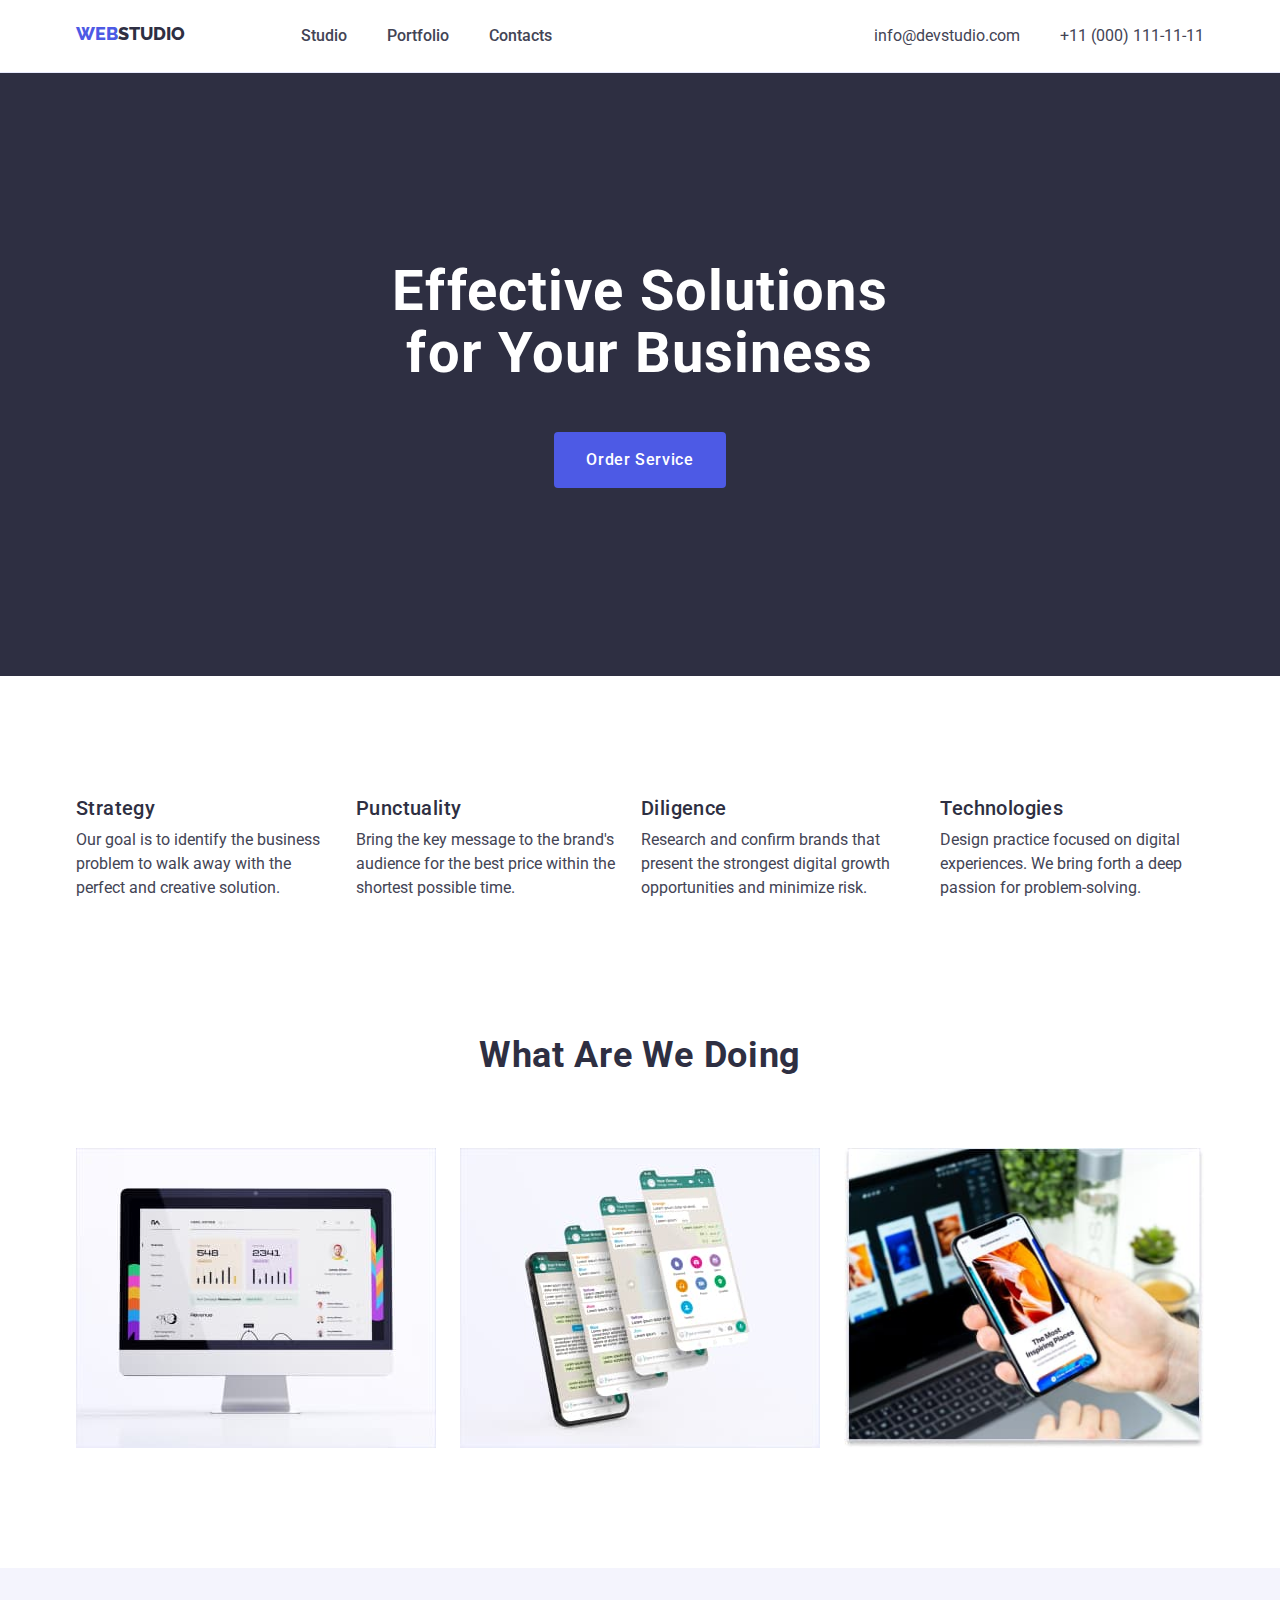
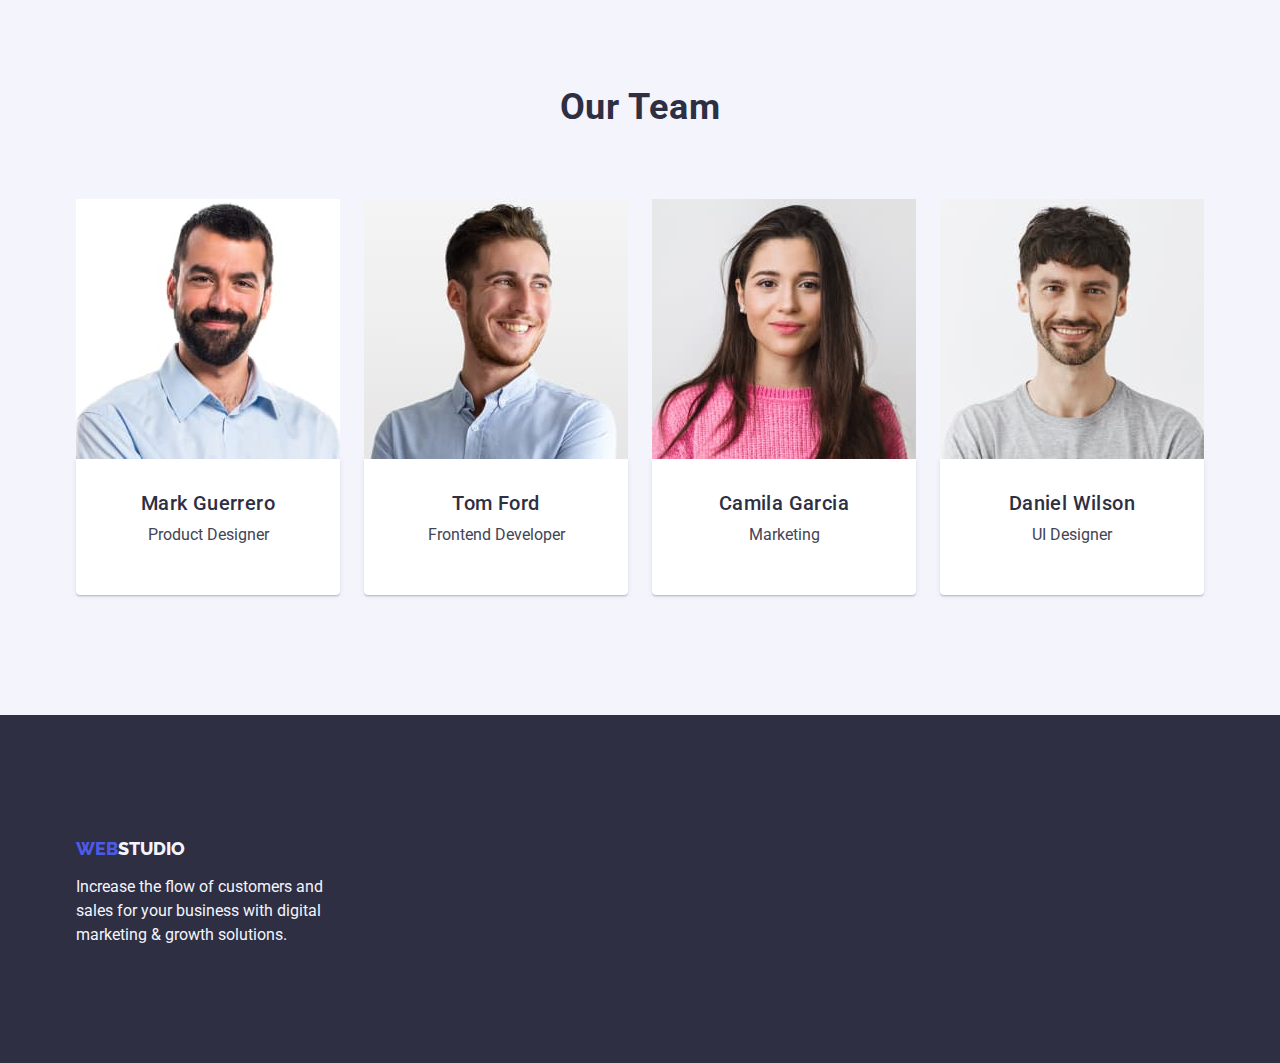
<file: index.html>
<!DOCTYPE html>
<html lang="en">
<head>
    <meta charset="UTF-8">
    <meta name="viewport" content="width=device-width, initial-scale=1.0">
    <title>WebStudio</title>
    <link href="https://cdn.jsdelivr.net/npm/modern-normalize@2.0.0/modern-normalize.min.css" rel="stylesheet">
    <link rel="stylesheet" href="./css/styles.css" />
    <link href="https://fonts.googleapis.com/css2?family=Raleway:wght@800&family=Roboto:wght@400;500;700;900&display=swap" rel="stylesheet">
</head>
<body>
    <header class="border-header">
    <div class="container header-wrapper">
        <nav class="align-nav">
            <a class="logo wrapper-logo-top" href="index.html"><span class="highlight">Web</span>studio</a>
            <ul class="menu">
                <li><a class="link" href="index.html">Studio</a></li>
                <li><a class="link" href="./portfolio.html">Portfolio</a></li>
                <li><a class="link" href="/">Contacts</a></li>
            </ul>
        </nav>
        <address class="contacts-block">
            <ul class="wrapper-contacts">
                <li><a class="link" href="mailto:info@devstudio.com">info@devstudio.com</a></li>
                <li class="wrapper-address"><a class="link" href="tel:+11(000)111-11-11">+11 (000) 111-11-11</a></li>
            </ul>
        </address>
    </div>
    </header>
    <main>
        <section class="hero">
            <div class="container">
            <h1 class="title">Effective Solutions for Your Business</h1>
            <button type="button" class="btn-white">Order Service</button>
        </div>
        </section>
        <section class="section">
        <div class="container">
            <h2 class="visually-hidden">Value</h2>
            <ul class="wrapper-value">
                <li>
                <h3 class="header-list">Strategy</h3>
                <p>Our goal is to identify the business problem to walk away with the perfect and creative solution.
                </p>
                </li>
                <li>
                <h3 class="header-list">Punctuality</h3>
                <p>Bring the key message to the brand's audience for the best price within the shortest possible time.
                </p>
                </li>
                <li>
                <h3 class="header-list">Diligence</h3>
                <p>Research and confirm brands that present the strongest digital growth opportunities and minimize risk.</p>
                </li>
                <li>
                <h3 class="header-list">Technologies</h3>
                <p>Design practice focused on digital experiences. We bring forth a deep passion for problem-solving.
                </p>
                </li>
            </ul>
        </div>
        </section>
        <section>
            <div class="container">
            <h2 class="header-primary wrapper-header-primary">What Are We Doing</h2>
            <ul class="wrapper-list">
                <li class=first-wrapper-list><img src="images/rectangle-1.jpg" alt="Monitor computer with graphs and data" width="360"
                        height="300"/></li>
                <li><img src="images/rectangle-2.jpg" alt="Smartphone with colorfull messages on the screen" width="360"
                        height="300"/></li>
                <li><img src="images/rectangle-3.jpg"
                        alt="The hand of a person with a smartphone with the most important places displayed on the screen"
                        width="360" height="300"/></li>
            </ul>
            </div>
        </section>
        <section class="workers-list section">
            <div class="container">
            <h2 class="header-primary wrapper-header-primary">Our Team</h2>
            <ul class="wrapper-workers-list">
                <li><img src="images/img-1.jpg" alt="Middle aged man with smile and brown beard" width="264"
                        height="260" />
                    <div class="wrapper-team-list">
                    <h3 class="header-list">Mark Guerrero</h3>
                    <p>Product Designer</p>
                    </div>
                </li>
                <li><img src="images/img-2.jpg" alt="Young man with a wide smile looking into the distance" width="264"
                        height="260" />
                        <div class="wrapper-team-list">
                            <h3 class="header-list">Tom Ford</h3>
                            <p class="wrapper-team-p">Frontend Developer</p>
                            </div>
                </li>
                <li><img src="images/img-3.jpg" alt="Young woman gently smiling with long dark hair and a pink sweater"
                        width="264" height="260" />
                    <div class="wrapper-team-list">
                    <h3 class="header-list">Camila Garcia</h3>
                    <p class="wrapper-team-p">Marketing</p>
                    </div>
                </li>
                <li><img src="images/img-4.jpg" alt="Man with delicate stubble, a wide smile and dark short hair"
                        width="264" height="260" />
                    <div class="wrapper-team-list">
                    <h3 class="header-list">Daniel Wilson</h3>
                    <p class="wrapper-team-p">UI Designer</p>
                    </div>
                </li>
            </ul>
        </div>
        </section>
    </main>
    <footer class="page-footer space-footer">
        <div class="container">
        <a class="wrapper-footer-logo" href="index.html"><span class="highlight">Web</span><span class="studio-highlight">studio</span></a>
        <p class="footer-wrapper">Increase the flow of customers and sales for your business with digital marketing & growth solutions.</p>
        </div>
    </footer>
</body>
</html>
</file>
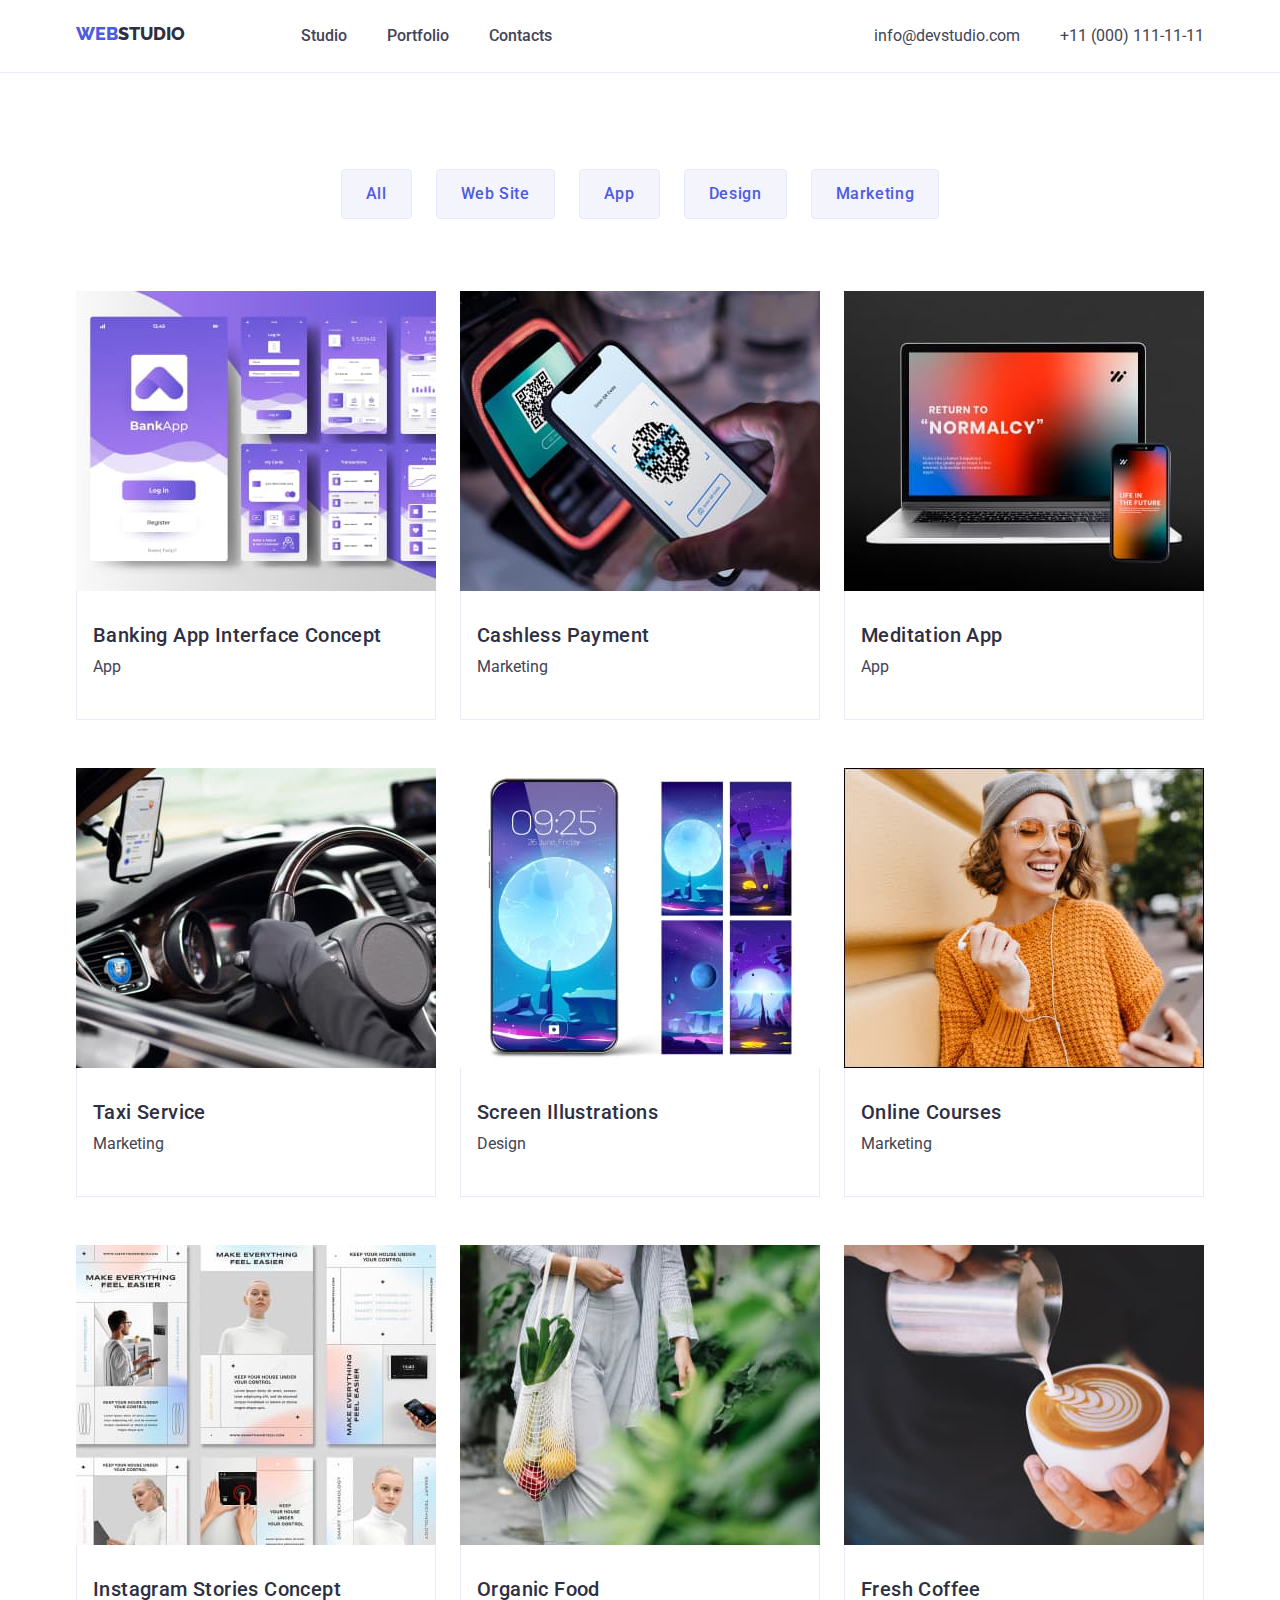
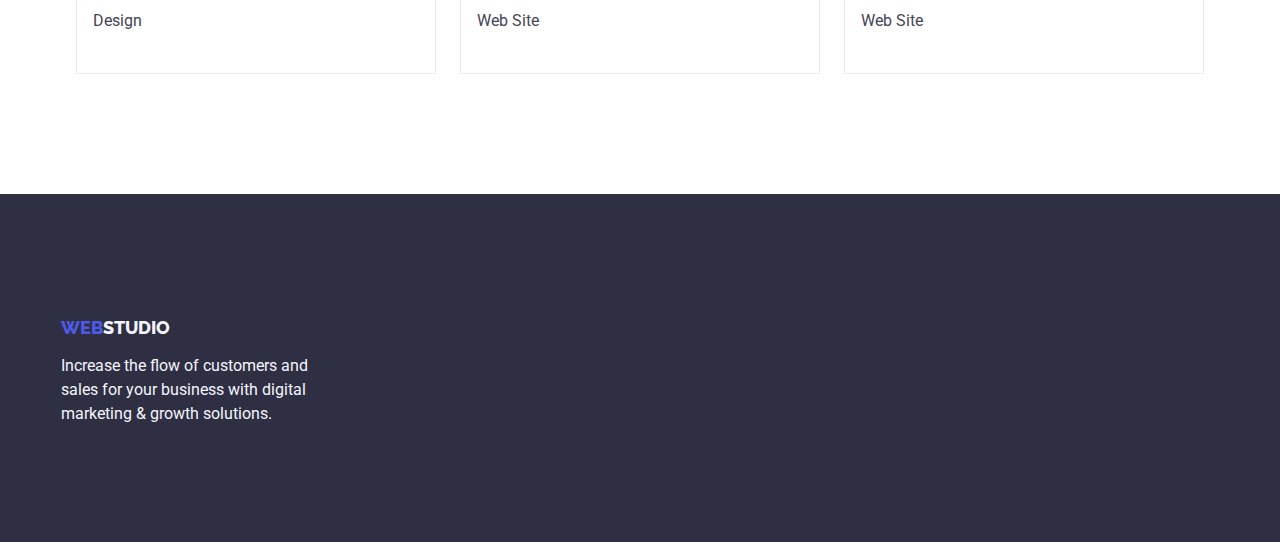
<file: portfolio.html>
<!DOCTYPE html>
<html lang="en">
<head>
    <meta charset="UTF-8">
    <meta name="viewport" content="width=device-width, initial-scale=1.0">
    <title>Portfolio</title>
    <link href="https://cdn.jsdelivr.net/npm/modern-normalize@2.0.0/modern-normalize.min.css" rel="stylesheet">
    <link rel="stylesheet" href="./css/styles.css" />
    <link href="https://fonts.googleapis.com/css2?family=Raleway:wght@800&family=Roboto:wght@400;500;700;900&display=swap" rel="stylesheet">
</head>
<body>
    <header class="border-header">
        <div class="container header-wrapper">
        <nav class="align-nav">
            <a class="logo wrapper-logo-top" href="index.html"><span class="highlight">Web</span>studio</a>
            <ul class="menu">
                <li><a class="link" href="./index.html">Studio</a></li>
                <li><a class="link" href="./portfolio.html">Portfolio</a></li>
                <li><a class="link" href="/">Contacts</a></li>
            </ul>
        </nav>
        <address class="contacts-block">
            <ul class="wrapper-contacts">
                <li><a class="link" href="mailto:info@devstudio.com">info@devstudio.com</a></li>
                <li class="wrapper-address"><a class="link" href="tel:+11(000)111-11-11">+11 (000) 111-11-11</a></li>
            </ul>
        </address>
    </div>
    </header>
    <main>
        <section class="btn-wrapper-section">
            <div class="container">
                <h1 class="visually-hidden">Portfolio</h1>
                <ul class="wrapper-list-btn">
                <li>
                    <button type="button" class="btn">All</button>
                </li>
                <li>
                    <button type="button" class="btn">Web Site</button>
                </li>
                <li>
                    <button type="button" class="btn">App</button>
                </li>
                <li>
                    <button type="button" class="btn">Design</button>
                </li>
                <li>
                    <button type="button" class="btn">Marketing</button>
                </li>
            </ul>

        <ul class="wrapper-portfolio-list">
            <li class="calc-portfolio">
                <figure>
                <img src="images/portfolio-1.jpg" alt="Purpple-white Bank App for smartphone" width="360"
                    height="300">
                <figcaption class="wrapper-portfolio-descr">
                <h3 class="header-list">Banking App Interface Concept</h3>
                <p class="wrapper-bottom-p">App</p>
                </figcaption>
                </figure>
            </li>
            <li class="calc-portfolio">
                <figure>
                    <img src="images/portfolio-2.jpg" alt="Contactless payment by phone" width="360"
                    height="300">
                <figcaption class="wrapper-portfolio-descr">
                <h3 class="header-list">Cashless Payment</h3>
                <p class="wrapper-bottom-p">Marketing</p>
                </figcaption>
                </figure>
            </li>
            <li class="calc-portfolio">
             <figure>
                <img src="images/portfolio-3.jpg" alt="Computer and smartphone with meditation app on screen" width="360"
                height="300">
                <figcaption class="wrapper-portfolio-descr">
                <h3 class="header-list">Meditation App</h3>
                <p class="wrapper-bottom-p">App</p>
                </figcaption>
             </figure>
            </li>
            <li class="calc-portfolio">
                <figure>
                    <img src="images/portfolio-4.jpg" alt="Driver with gloved hands on the steering wheel" width="360"
                height="300">
                <figcaption class="wrapper-portfolio-descr">
                <h3 class="header-list">Taxi Service</h3>
                <p class="wrapper-bottom-p">Marketing</p>
                </figcaption>
            </figure>
            </li>
            <li class="calc-portfolio">
                <figure>
                    <img src="images/portfolio-5.jpg" alt="Smartphone with animated moon on the screen" width="360"
                height="300">
                <figcaption class="wrapper-portfolio-descr">
                <h3 class="header-list">Screen Illustrations</h3>
                <p class="wrapper-bottom-p">Design</p>
                </figcaption>
                </figure>
            </li>
            <li class="calc-portfolio">
                <figure>
                <img src="images/portfolio-6.jpg" alt="Woman in gray cap and orange sweater used in smartphone hand" width="360"
                height="300">
                <figcaption class="wrapper-portfolio-descr">
                <h3 class="header-list">Online Courses</h3>
                <p class="wrapper-bottom-p">Marketing</p>
                </figcaption>
                </figure>
            </li>
            <li class="calc-portfolio">
                <figure>
                <img src="images/portfolio-7.jpg" alt="Advertising graphics with a bald woman" width="360"
                height="300">
                <figcaption class="wrapper-portfolio-descr">
                <h3 class="header-list">Instagram Stories Concept</h3>
                <p class="wrapper-bottom-p">Design</p>
                </figcaption>
                </figure>
            </li>
            <li class="calc-portfolio">
                <figure>
                <img src="images/portfolio-8.jpg" alt="Woman with fruits and vegetables in a shopping bag" width="360"
                height="300">
                <figcaption class="wrapper-portfolio-descr">
                 <h3 class="header-list">Organic Food</h3>
                <p class="wrapper-bottom-p">Web Site</p>
                </figcaption>
                </figure>
            </li>
            <li class="calc-portfolio">
                <figure>
                <img src="images/portfolio-9.jpg" alt="A cup of coffee into which milk is poured" width="360"
                height="300">
                <figcaption class="wrapper-portfolio-descr">
                <h3 class="header-list">Fresh Coffee</h3>
                <p class="wrapper-bottom-p">Web Site</p>
                </figcaption>
                </figure>
            </li>
        </ul>
        </div>
        </section>
    </main>
    <footer class="page-footer">
        <div class="container space-footer">
        <a class="wrapper-footer-logo" href="index.html"><span class="highlight">Web</span><span class="studio-highlight">studio</span></a>
        <p class="footer-wrapper">Increase the flow of customers and sales for your business with digital marketing & growth solutions.</p>
        </div>
    </footer>
</body>

</html>
</file>
<file: css/styles.css>
:root{
    --background:#fff;
    --primary-brand-color:#4D5AE5;
    --block-background-color:#2E2F42;
    --pressed-state-color:#404BBF;
    --section-heading-color:#2e2f42;
    --light-mode-color:#F4F4FD;
    --light-accent-color:#E7E9FC;
}

body{
font-family: "Roboto", sans-serif;
color:#434455;
font-size:16px;
line-height: 1.5;
background: var(--background);}
h1{
    padding-bottom:48px ;
    text-align: center;
}
h3{
    display: flex;
    margin-top: 0;
}
ul{
    list-style-type: none;
    margin-block-start: 0;
    margin-block-end: 0;
    padding-inline-start: 0;}

p{
    display: flex;
    gap: 32px;
    margin-top: 0;
}
img{display: block;}
.title{ font-size:56px;
line-height: 1.1;
font-weight:700;
color:#FFFFFF;
letter-spacing: 1.12px;
max-width: 496px;
margin: 0;
}
.visually-hidden{
    display: none;
}
.header-wrapper{
    justify-content: space-between;
    display: flex;
    align-items: center;
    max-height: 72px;
}
.border-header{
    border-bottom: 1px solid #e7e9fc;
}
    .header-wrapper > nav {
    display:flex; 
    align-items: flex-start;}

.header-wrapper > nav > address {
    display: flex;
    align-items: flex-start;
}

.wrapper-address{
    padding-left:40px;
}
.hero{
    background-color:var(--block-background-color);
flex-shrink: 0;
display: flex;
padding:188px 0;
}
.wrapper-value{
    display: flex;
    width: 1128px;
    flex-direction: row;
    align-items: flex-start;
    gap: 24px;
    column-gap: 24px;
}
.wrapper-volue-list{
    width:264px;
}
.wrapper-bottom-p{
    margin-bottom: 8px;
}

.header-primary{font-size:36px;
line-height:1.1;
color:var(--section-heading-color);
font-weight: 700;
text-align: center;
text-transform: capitalize;
letter-spacing: 0.72px;
margin-top:0;
}

.contacts-block{
    font-style:normal;
    text-decoration:none;
}

.page-footer{
    color:var(--light-mode-color);
    background-color:var(--block-background-color);
    flex-shrink: 0;

}
.footer-wrapper{
    display:flex;
    flex-wrap: wrap;
    width: 264px;
}
.wrapper-footer-logo{
        font-family: "raleway";
        text-decoration: none;
        font-size:18px;
        line-height: 1.1;
        font-weight: 800;
        text-transform: uppercase;
        color:#2E2F42;
        margin-top:24px;
    display: inline-block;
    margin-bottom: 16px;
}

.btn{color:var(--primary-brand-color);
font-weight: 500;
font-family: "roboto";
font-size:16px;
line-height:1.5;
background-color:var(--light-mode-color);
cursor:pointer;
box-shadow:none;
border:1px solid #E7E9FC;
border-radius: 4px;
letter-spacing: 0.64px;
padding: 12px 24px;
justify-content: center;
display: flex;}

.btn:hover,
.btn:focus {
    color:#FFFFFF;
    background-color:var(--pressed-state-color);
    border: 1px solid transparent;
    box-shadow: 0px 2px 2px 0px rgba(0, 0, 0, 0.12), 0px 2px 1px 0px rgba(0, 0, 0, 0.08), 0px 3px 1px 0px rgba(0, 0, 0, 0.10);

  }

.btn-white{color:#FFFFFF;
    font-weight: 500;
    font-family: "roboto";
    font-size:16px;
    line-height:1.5;
    background-color:var(--primary-brand-color);
    cursor:pointer;
    border:var(--primary-brand-color);
    border-radius: 4px;
    letter-spacing: 0.64px;
    padding: 16px 32px 16px 32px;
    gap: 10px;
    display: block;
    justify-content: center;
    align-items: center;
    margin-left: auto;
    margin-right: auto;
}

.btn-white:hover,
.btn-white:focus{background-color:var(--pressed-state-color);
border: var(--pressed-state-color);
box-shadow: 0px 4px 4px 0px #00000026;
}

.logo {
    font-family: "raleway";
    text-decoration: none;
    font-size:18px;
    line-height: 1.1;
    font-weight: 800;
    text-transform: uppercase;
    color:#2E2F42;
    margin: 24px 0;
}

.wrapper-logo-top{
 margin-right:76px;
}

.align-nav{
    align-items: center;
    padding: 24px 0;
    gap: 40px;
}
.highlight{
    color:var(--primary-brand-color);}

.studio-highlight{
    color:var(--light-mode-color);}

.link{font-style: normal;
    text-decoration:none;
    color:#434455;
}

.link:hover,
.link:focus {color:var(--pressed-state-color);
}

.header-list{font-size:20px;
line-height:1.2;
color:var(--section-heading-color);
font-weight: 500;
letter-spacing: 0.4px;
margin-bottom: 8px;}

.menu{
font-weight: 500;
color:#2E2F42;
display: flex;
justify-content: space-between;
margin-right: 40px;
padding: 24px 0;
gap: 40px;}

.container{
    max-width:1158px;
    margin-inline: auto;
    padding-inline: 15px;
}
.wrapper-contacts{
    display:flex;
}
.wrapper-list{
    display: flex;
    gap: 24px;
    column-gap: 24px;
    flex-basis:0;
    align-items: center;
    flex-direction: row;
    margin-top: 72px;
    margin-bottom:120px;
}
.wrapper-workers-list{
    display: flex;
flex-direction: row;
justify-content: center;
align-items: center;
gap: 24px;
border-radius: 0px 0px 4px 4px;

}
.wrapper-portfolio-list{
display: flex;
flex-direction: row;
flex-shrink: 0;
flex-wrap: wrap;
gap: 40px;
column-gap: 24px;
row-gap: 48px;
}
.calc-portfolio{
    width: calc((100% - 48px) / 3);
}
.none-link{
    text-decoration: none;
    font-style: normal;
    }
.wrapper-list-btn{
    display: flex;
    flex-wrap: wrap;
    gap: 24px;
    justify-content: center;
    margin-bottom: 72px;
}
.btn-wrapper-section{
    padding: 96px 0 120px 0;
    display: flex;
    justify-content: center;
    gap: 24px;
}
.workers-list{
flex-shrink: 0;
margin-left: 0;
    background-color:var(--light-mode-color);
}

.wrapper-img-tech{
display: inline-flex;
flex-direction: column;
align-items: flex-start;
}
.wrapper-portfolio-descr{
    border: 1px solid var(--light-accent-color);
    border-top: none;
    padding: 32px 16px;
    display: flex;
width: 360px;
flex-direction: column;
align-items: flex-start;
flex-shrink: 0;
    }
figure {display: flex;
flex-wrap: wrap;
margin-block-start: 0;
    margin-block-end: 0;
    margin-inline-start: 0;
    margin-inline-end: 0;}
s{
    display: block;
    border:0;
}
a{    text-decoration-line: none;
    font-style: normal;
color:var(--section-heading-color)}
.wrapper-team-list{
    background-color:#fff;
    border-radius: 0px 0px 4px 4px;
box-shadow: 0px 2px 1px 0px rgba(46, 47, 66, 0.08), 0px 1px 1px 0px rgba(46, 47, 66, 0.16), 0px 1px 6px 0px rgba(46, 47, 66, 0.08);
padding: 32px 16px;
text-align: center;
display: flex;
flex-wrap:wrap;
justify-content: center;
}
.wrapper-team-p{
    padding:0 16px;
}
.section{
padding-top:120px;
padding-bottom:120px;
display: flex;
}
.space-footer{
    padding: 100px 0;
}
.wrapper-header-primary{
    margin-bottom: 72px;    
}
.first-wrapper-list{
    width: calc((100% - 48px) / 3);
}

.wapper-workers-title{
    margin-bottom: 72px;
}
.wapper-value{
    flex-basis: calc((100% - 72px) / 4);
}
</file>
